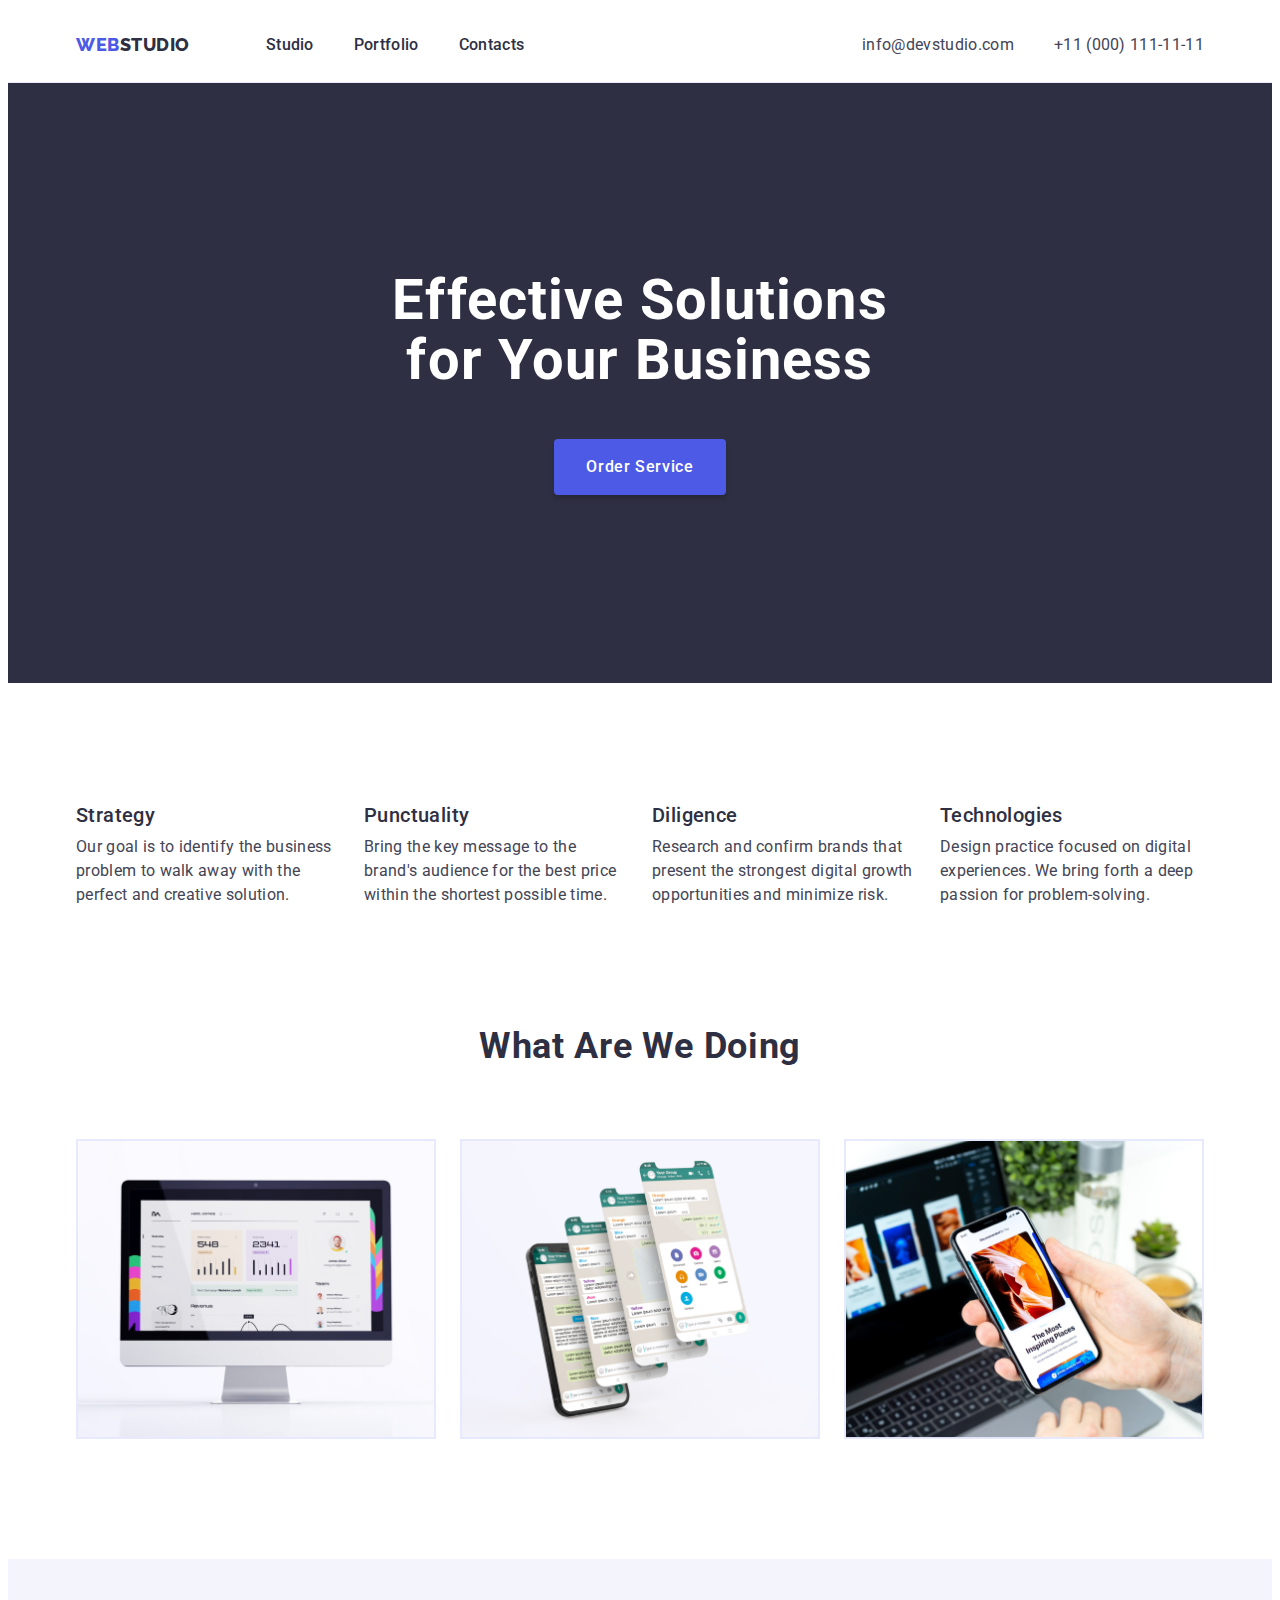
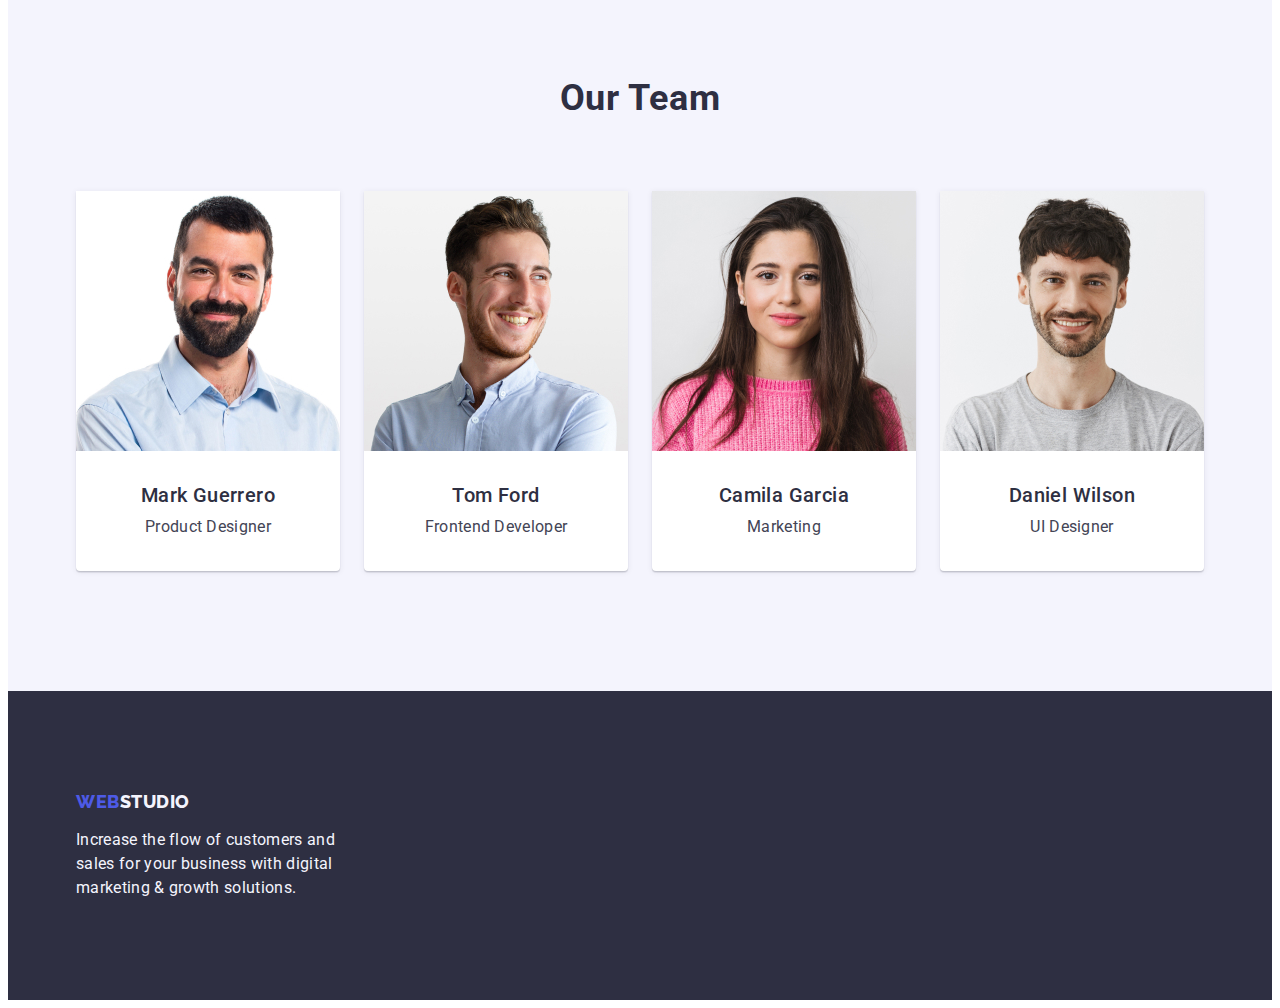
<file: index.html>
<!DOCTYPE html>
<html lang="en">
  <head>
    <meta charset="UTF-8" />
    <meta name="viewport" content="width=device-width, initial-scale=1.0" />
    <title>WebStudio</title>
    <link rel="preconnect" href="https://fonts.googleapis.com" />
    <link rel="preconnect" href="https://fonts.gstatic.com" crossorigin />
    <link
      href="https://fonts.googleapis.com/css2?family=Raleway:wght@800&family=Roboto:wght@400;500;700&display=swap"
      rel="stylesheet"
    />
    <link
      rel="stylesheet"
      href="https://cdnjs.cloudflare.com/ajax/libs/modern-normalize/2.0.0/modern-normalize.min.css"
      integrity="sha512-4xo8blKMVCiXpTaLzQSLSw3KFOVPWhm/TRtuPVc4WG6kUgjH6J03IBuG7JZPkcWMxJ5huwaBpOpnwYElP/m6wg=="
      crossorigin="anonymous"
      referrerpolicy="no-referrer"
    />
    <link rel="stylesheet" href="./css/styles.css" />
  </head>
  <body>
    <!-- Header -->
    <header class="top-line">
      <div class="header-container container">
        <nav class="navigation">
          <a class="logo link" href="./index.html"
            >Web<span class="logo-dark">Studio</span></a
          >
          <ul class="nav-list list">
            <li>
              <a class="nav-list-item link" href="./index.html">Studio</a>
            </li>
            <li>
              <a class="nav-list-item link" href="./portfolio.html"
                >Portfolio</a
              >
            </li>
            <li>
              <a class="nav-list-item link" href="">Contacts</a>
            </li>
          </ul>
        </nav>
        <address class="address">
          <ul class="address-list list">
            <li>
              <a class="list link" href="mailto:info@devstudio.com"
                >info@devstudio.com</a
              >
            </li>
            <li>
              <a class="list link" href="tel:+110001111111"
                >+11 (000) 111-11-11</a
              >
            </li>
          </ul>
        </address>
      </div>
    </header>
    <!-- Main -->
    <main>
      <!-- Hero image -->
      <section class="hero">
        <div class="container">
          <h1 class="hero-title">Effective Solutions for Your Business</h1>
          <button class="hero-button" type="button">Order Service</button>
        </div>
      </section>
      <!-- Qualities section -->
      <section class="qualities-section">
        <div class="container">
          <h2 class="visually-hidden">Our advantages</h2>
          <ul class="qualities-list list">
            <li class="qualities-list-item">
              <h3 class="feature-title">Strategy</h3>
              <p class="feature-text">
                Our goal is to identify the business problem to walk away with
                the perfect and creative solution.
              </p>
            </li>
            <li class="qualities-list-item">
              <h3 class="feature-title">Punctuality</h3>
              <p class="feature-text">
                Bring the key message to the brand's audience for the best price
                within the shortest possible time.
              </p>
            </li>
            <li class="qualities-list-item">
              <h3 class="feature-title">Diligence</h3>
              <p class="feature-text">
                Research and confirm brands that present the strongest digital
                growth opportunities and minimize risk.
              </p>
            </li>
            <li class="qualities-list-item">
              <h3 class="feature-title">Technologies</h3>
              <p class="feature-text">
                Design practice focused on digital experiences. We bring forth a
                deep passion for problem-solving.
              </p>
            </li>
          </ul>
        </div>
      </section>
      <!-- Products section -->
      <section class="products-section">
        <div class="container">
          <h2 class="section-title products-title">What are we doing</h2>
          <ul class="products-list list">
            <li class="products-list-item">
              <img
                class="products-img"
                src="./images/section-2/rectangle-71-2.jpg"
                alt="example of a site on a desktop"
                width="360"
                height="300"
              />
            </li>
            <li class="products-list-item">
              <img
                class="products-img"
                src="./images/section-2/rectangle-71-1.jpg"
                alt="example of a site on a smartphone"
                width="360"
                height="300"
              />
            </li>
            <li class="products-list-item">
              <img
                class="products-img"
                src="./images/section-2/rectangle-71.jpg"
                alt="example of site synchronization on different devices"
                width="360"
                height="300"
              />
            </li>
          </ul>
        </div>
      </section>
      <!-- Team section -->
      <section class="team-section">
        <div class="container">
          <h2 class="section-title team-title">Our Team</h2>
          <ul class="team-list list">
            <li class="team-list-item">
              <img
                src="./images/section-3/img-3.jpg"
                alt="Mark Guerrero"
                width="264"
                height="260"
              />
              <div class="team-container">
                <h3 class="team-member">Mark Guerrero</h3>
                <p class="team-position">Product Designer</p>
              </div>
            </li>
            <li class="team-list-item">
              <img
                src="./images/section-3/img-2.jpg"
                alt="Tom Ford"
                width="264"
                height="260"
              />
              <div class="team-container">
                <h3 class="team-member">Tom Ford</h3>
                <p class="team-position">Frontend Developer</p>
              </div>
            </li>
            <li class="team-list-item">
              <img
                src="./images/section-3/img-1.jpg"
                alt="Camila Garcia"
                width="264"
                height="260"
              />
              <div class="team-container">
                <h3 class="team-member">Camila Garcia</h3>
                <p class="team-position">Marketing</p>
              </div>
            </li>
            <li class="team-list-item">
              <img
                src="./images/section-3/img.jpg"
                alt="Daniel Wilson"
                width="264"
                height="260"
              />
              <div class="team-container">
                <h3 class="team-member">Daniel Wilson</h3>
                <p class="team-position">UI Designer</p>
              </div>
            </li>
          </ul>
        </div>
      </section>
    </main>
    <!-- Footer -->
    <footer class="footer">
      <div class="container">
        <a class="logo-footer logo link" href="./index.html"
          >Web<span class="logo-footer logo-white">Studio</span></a
        >
        <p class="footer-text">
          Increase the flow of customers and sales for your business with
          digital marketing & growth solutions.
        </p>
      </div>
    </footer>
  </body>
</html>
</file>
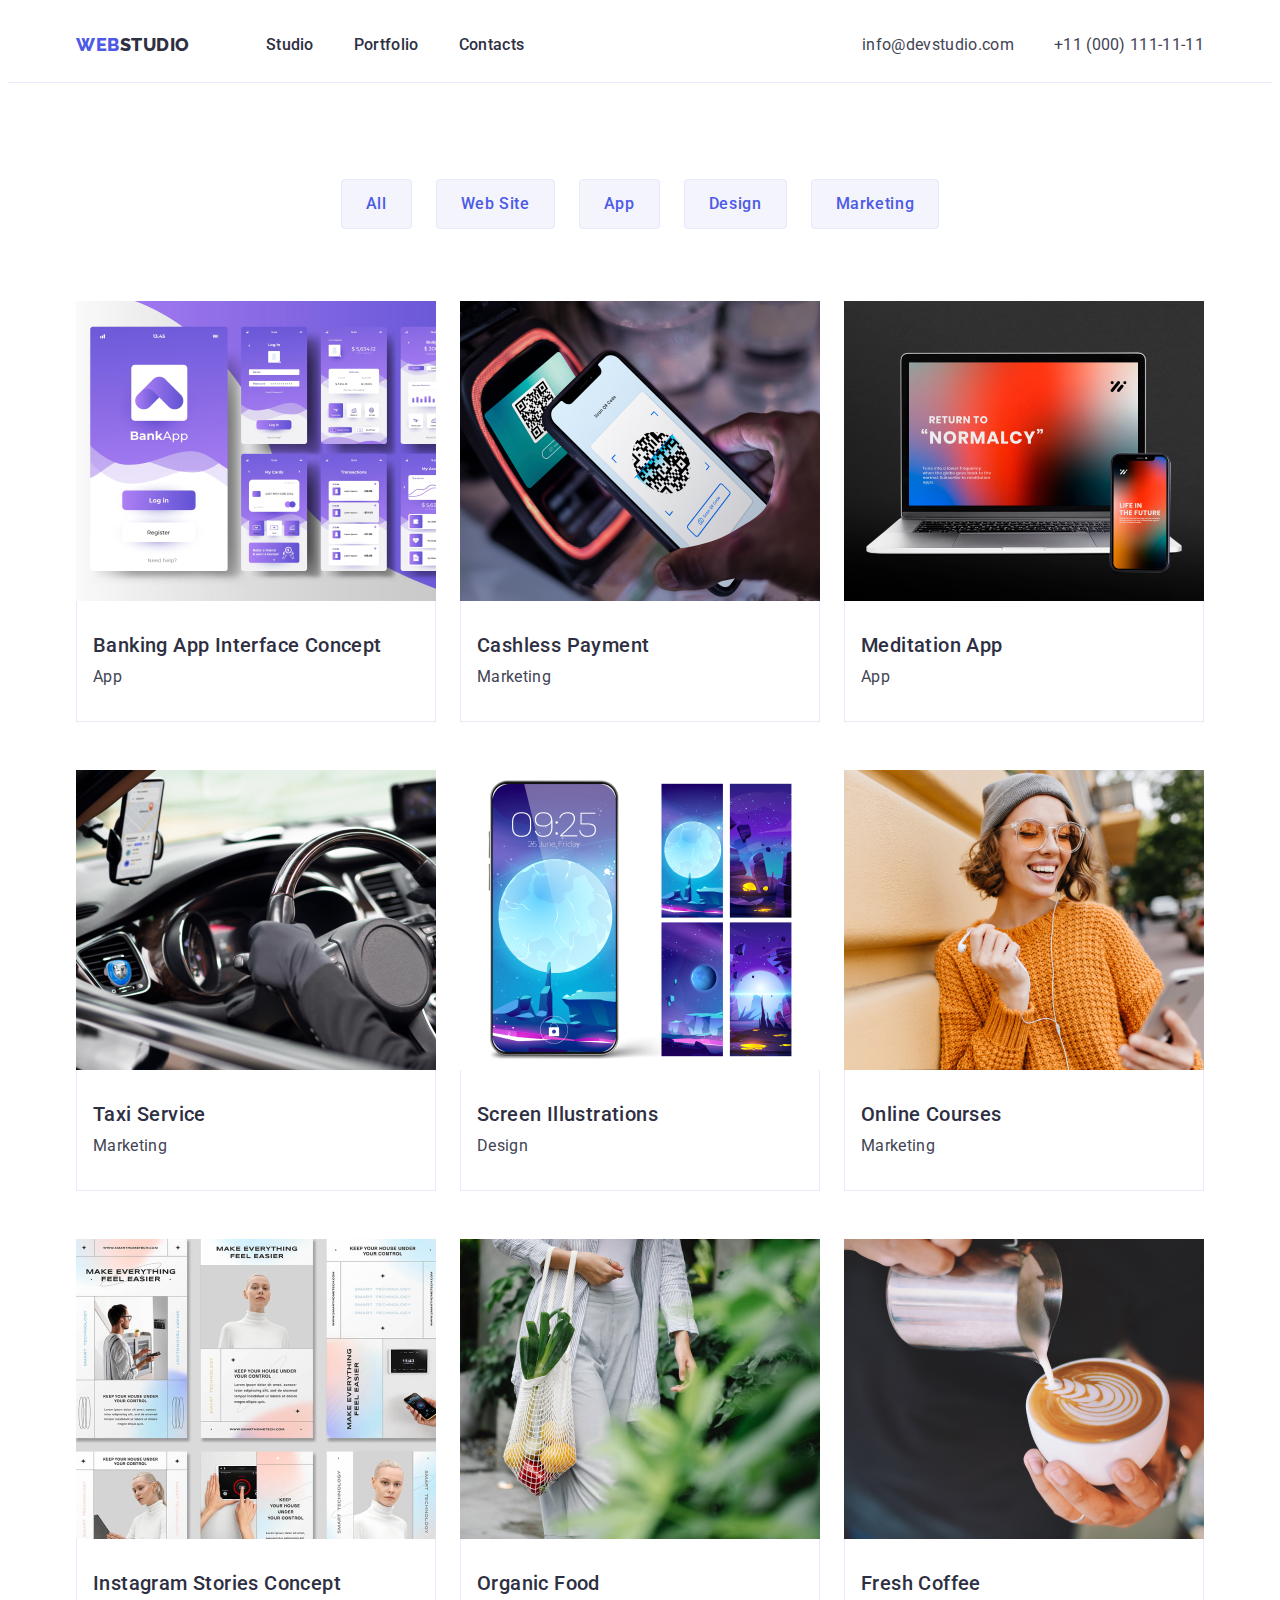
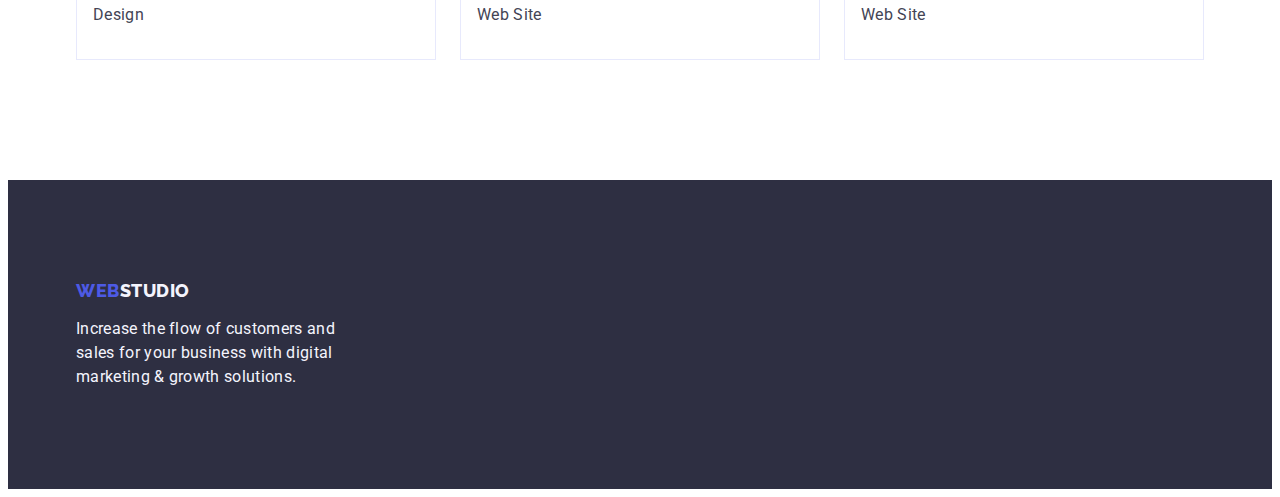
<file: portfolio.html>
<!DOCTYPE html>
<html lang="en">
  <head>
    <meta charset="UTF-8" />
    <meta name="viewport" content="width=device-width, initial-scale=1.0" />
    <title>WebStudio</title>
    <link rel="preconnect" href="https://fonts.googleapis.com" />
    <link rel="preconnect" href="https://fonts.gstatic.com" crossorigin />
    <link
      href="https://fonts.googleapis.com/css2?family=Raleway:wght@800&family=Roboto:wght@400;500;700&display=swap"
      rel="stylesheet"
    />
    <link
      rel="stylesheet"
      href="https://cdnjs.cloudflare.com/ajax/libs/modern-normalize/2.0.0/modern-normalize.min.css"
      integrity="sha512-4xo8blKMVCiXpTaLzQSLSw3KFOVPWhm/TRtuPVc4WG6kUgjH6J03IBuG7JZPkcWMxJ5huwaBpOpnwYElP/m6wg=="
      crossorigin="anonymous"
      referrerpolicy="no-referrer"
    />
    <link rel="stylesheet" href="./css/styles.css" />
  </head>
  <body>
    <header class="top-line">
      <div class="header-container container">
        <nav class="navigation">
          <a class="logo link" href="./index.html"
            >Web<span class="logo-dark">Studio</span></a
          >
          <ul class="nav-list list">
            <li>
              <a class="nav-list-item link" href="./index.html">Studio</a>
            </li>
            <li>
              <a class="nav-list-item link" href="./portfolio.html"
                >Portfolio</a
              >
            </li>
            <li>
              <a class="nav-list-item link" href="">Contacts</a>
            </li>
          </ul>
        </nav>
        <address class="address">
          <ul class="address-list list">
            <li>
              <a class="list link" href="mailto:info@devstudio.com"
                >info@devstudio.com</a
              >
            </li>
            <li>
              <a class="list link" href="tel:+110001111111"
                >+11 (000) 111-11-11</a
              >
            </li>
          </ul>
        </address>
      </div>
    </header>
    <main>
      <section class="portfolio-section">
        <div class="container">
          <h1 class="visually-hidden">Our portfolios</h1>
          <ul class="filter-list list">
            <li><button class="filter-btn" type="button">All</button></li>
            <li><button class="filter-btn" type="button">Web Site</button></li>
            <li><button class="filter-btn" type="button">App</button></li>
            <li><button class="filter-btn" type="button">Design</button></li>
            <li><button class="filter-btn" type="button">Marketing</button></li>
          </ul>
          <ul class="card-set list">
            <li class="card-set-item">
              <a class="link" href="./portfolio.html">
                <img
                  src="./images/section-4/img-1.jpg"
                  alt="Banking App Interface Concept"
                  width="360"
                  height="300"
                />
                <div class="portfolio-container">
                  <h2 class="app-title">Banking App Interface Concept</h2>
                  <p class="app-descr">App</p>
                </div>
              </a>
            </li>
            <li class="card-set-item">
              <a class="link" href="./portfolio.html">
                <img
                  src="./images/section-4/img-2.jpg"
                  alt="Cashless Payment"
                  width="360"
                  height="300"
                />
                <div class="portfolio-container">
                  <h2 class="app-title">Cashless Payment</h2>
                  <p class="app-descr">Marketing</p>
                </div>
              </a>
            </li>
            <li class="card-set-item">
              <a class="link" href="./portfolio.html">
                <img
                  src="./images/section-4/img-3.jpg"
                  alt="Meditation App"
                  width="360"
                  height="300"
                />
                <div class="portfolio-container">
                  <h2 class="app-title">Meditation App</h2>
                  <p class="app-descr">App</p>
                </div>
              </a>
            </li>
            <li class="card-set-item">
              <a class="link" href="./portfolio.html">
                <img
                  src="./images/section-4/img-4.jpg"
                  alt="Taxi Service"
                  width="360"
                  height="300"
                />
                <div class="portfolio-container">
                  <h2 class="app-title">Taxi Service</h2>
                  <p class="app-descr">Marketing</p>
                </div>
              </a>
            </li>
            <li class="card-set-item">
              <a class="link" href="./portfolio.html">
                <img
                  src="./images/section-4/img-5.jpg"
                  alt="Screen Illustrations"
                  width="360"
                  height="300"
                />
                <div class="portfolio-container">
                  <h2 class="app-title">Screen Illustrations</h2>
                  <p class="app-descr">Design</p>
                </div>
              </a>
            </li>
            <li class="card-set-item">
              <a class="link" href="./portfolio.html">
                <img
                  src="./images/section-4/img-6.jpg"
                  alt="Online Courses"
                  width="360"
                  height="300"
                />
                <div class="portfolio-container">
                  <h2 class="app-title">Online Courses</h2>
                  <p class="app-descr">Marketing</p>
                </div>
              </a>
            </li>
            <li class="card-set-item">
              <a class="link" href="./portfolio.html">
                <img
                  src="./images/section-4/img-7.jpg"
                  alt="Instagram Stories Concept"
                  width="360"
                  height="300"
                />
                <div class="portfolio-container">
                  <h2 class="app-title">Instagram Stories Concept</h2>
                  <p class="app-descr">Design</p>
                </div>
              </a>
            </li>
            <li class="card-set-item">
              <a class="link" href="./portfolio.html">
                <img
                  src="./images/section-4/img-8.jpg"
                  alt="Organic Food"
                  width="360"
                  height="300"
                />
                <div class="portfolio-container">
                  <h2 class="app-title">Organic Food</h2>
                  <p class="app-descr">Web Site</p>
                </div>
              </a>
            </li>
            <li class="card-set-item">
              <a class="link" href="./portfolio.html">
                <img
                  src="./images/section-4/img-9.jpg"
                  alt="Fresh Coffee"
                  width="360"
                  height="300"
                />
                <div class="portfolio-container">
                  <h2 class="app-title">Fresh Coffee</h2>
                  <p class="app-descr">Web Site</p>
                </div>
              </a>
            </li>
          </ul>
        </div>
      </section>
    </main>
    <footer class="footer">
      <div class="container">
        <a class="logo-footer logo link" href="./index.html"
          >Web<span class="logo-footer logo-white">Studio</span></a
        >
        <p class="footer-text">
          Increase the flow of customers and sales for your business with
          digital marketing & growth solutions.
        </p>
      </div>
    </footer>
  </body>
</html>
</file>
<file: css/styles.css>
:root {
  --primary-brand: #4d5ae5;
  --pressed-state: #404bbf;
  --dark: #2e2f42;
  --text: #434455;
  --cornflower: #e7e9fc;
  --items: 3;
  --indent: 24px;
}

*,
*::before,
*::after {
  box-sizing: border-box;
}

body {
  font-family: "Roboto", sans-serif;
  background-color: #ffffff;
  color: var(--text);
}

h1,
h2,
h3,
h4,
h5,
h6 {
  margin: 0;
}

p {
  margin: 0;
}

img {
  display: block;
}

.card-set {
  display: flex;
  flex-wrap: wrap;
  row-gap: 48px;
  column-gap: var(--indent);
}

.card-set-item {
  flex-basis: calc((100% - var(--indent) * (var(--items) - 1)) / var(--items));
}

.link {
  text-decoration: none;
  color: inherit;
}

.list {
  margin: 0;
  padding: 0;
  list-style: none;
}

.container {
  max-width: 1158px;
  padding: 0 15px;
  margin: 0 auto;
}

.visually-hidden {
  position: absolute;
  width: 1px;
  height: 1px;
  margin: -1px;
  border: 0;
  padding: 0;
  white-space: nowrap;
  clip-path: inset(100%);
  clip: rect(0 0 0 0);
  overflow: hidden;
}

/* Header */

.header-container {
  display: flex;
  justify-content: space-between;
}

.navigation {
  display: flex;
  align-items: center;
}

.top-line {
  background: #fff;
  border-bottom: 1px solid var(--cornflower);
}

.logo {
  color: var(--primary-brand);
  font-family: "Raleway", sans-serif;
  font-size: 18px;
  font-style: normal;
  font-weight: 800;
  line-height: 1.17;
  letter-spacing: 0.54px;
  text-transform: uppercase;
  margin-right: 76px;
}

.logo-dark {
  color: var(--dark);
}

.nav-list {
  display: flex;
  gap: 40px;
  color: var(--dark);
  font-size: 16px;
  font-style: normal;
  font-weight: 500;
  line-height: 24px;
  letter-spacing: 0.32px;
}

.nav-list-item {
  padding: 24px 0;
}

.link:hover,
.link:focus {
  color: var(--pressed-state);
}

.address {
  font-style: normal;
  padding: 25px 0;
}

.address-list {
  display: flex;
  gap: 40px;
  font-size: 16px;
  font-style: normal;
  font-weight: 400;
  line-height: 24px;
  letter-spacing: 0.32px;
}

/* Main Page */

.hero {
  padding: 188px 0;
  background-color: var(--dark);
}

.hero-title {
  max-width: 496px;
  margin: 0 auto;
  margin-bottom: 48px;
  color: #fff;
  text-align: center;
  font-size: 56px;
  font-style: normal;
  font-weight: 700;
  line-height: 1.07;
  letter-spacing: 1.12px;
}

.hero-button {
  /* box */
  display: block;
  min-width: 169px;
  margin: 0 auto;
  padding: 16px 32px;
  border-radius: 4px;
  box-shadow: 0px 4px 4px 0px rgba(0, 0, 0, 0.15);
  border: none;
  background: var(--primary-brand);
  cursor: pointer;

  /* text */
  color: #fff;
  font-family: "Roboto", sans-serif;
  font-size: 16px;
  font-style: normal;
  font-weight: 500;
  line-height: 24px;
  letter-spacing: 0.64px;
}

.hero-button:hover,
.hero-button:focus {
  background: var(--pressed-state);
}

.qualities-section {
  padding: 120px 0;
}

.qualities-list {
  display: flex;
  gap: 24px;
}

.qualities-list-item {
  flex-basis: calc((100% - 24px * 3) / 4);
}

.feature-title {
  margin-bottom: 8px;
  color: var(--dark);
  font-size: 20px;
  font-style: normal;
  font-weight: 500;
  line-height: 24px;
  letter-spacing: 0.4px;
}

.feature-text {
  line-height: 1.5;
  letter-spacing: 0.02em;
}

.section-title {
  color: var(--dark);
  text-align: center;
  font-size: 36px;
  font-style: normal;
  font-weight: 700;
  line-height: 1.11;
  letter-spacing: 0.02em;
  text-transform: capitalize;
}

.products-section {
  padding-bottom: 120px;
}

.products-title {
  margin-bottom: 72px;
}

.products-list {
  display: flex;
  gap: 24px;
}

.products-img {
  border: 1px solid var(--cornflower);
}

.team-section {
  padding: 120px 0;
  background-color: #f4f4fd;
}

.team-title {
  margin-bottom: 72px;
}

.team-list {
  display: flex;
  gap: 24px;
}

.team-list-item {
  background-color: #ffffff;
  border-radius: 0px 0px 4px 4px;
  box-shadow: 0px 2px 1px 0px rgba(46, 47, 66, 0.08),
    0px 1px 1px 0px rgba(46, 47, 66, 0.16),
    0px 1px 6px 0px rgba(46, 47, 66, 0.08);
}

.team-container {
  padding: 32px 0;
}

.team-member {
  margin-bottom: 8px;
  color: var(--dark);
  text-align: center;
  font-size: 20px;
  font-style: normal;
  font-weight: 500;
  line-height: 24px;
  letter-spacing: 0.4px;
}

.team-position {
  text-align: center;
  font-size: 16px;
  font-style: normal;
  font-weight: 400;
  line-height: 24px;
  letter-spacing: 0.32px;
}

/* Portfolio */

.portfolio-section {
  padding-top: 96px;
  padding-bottom: 120px;
}

.filter-list {
  display: flex;
  gap: 24px;
  justify-content: center;
  margin-bottom: 72px;
}

.filter-btn {
  /* box */
  padding: 12px 24px;
  border-radius: 4px;
  border: 1px solid var(--cornflower);
  background: #f4f4fd;
  cursor: pointer;
  /* text */
  color: var(--primary-brand);
  font-family: "Roboto", sans-serif;
  text-align: center;
  font-size: 16px;
  font-style: normal;
  font-weight: 500;
  line-height: 1.5;
  letter-spacing: 0.04em;
}

.filter-btn:hover,
.filter-btn:focus {
  background: var(--pressed-state);
  color: #ffffff;
  border: 1px solid transparent;
}

.portfolio-container {
  padding: 32px 16px;
  border: 1px solid var(--cornflower);
  border-top: none;
}

.app-title {
  margin-bottom: 8px;
  color: var(--dark);
  font-size: 20px;
  font-style: normal;
  font-weight: 500;
  line-height: 24px;
  letter-spacing: 0.4px;
}

.app-descr {
  font-size: 16px;
  font-style: normal;
  font-weight: 400;
  line-height: 24px;
  letter-spacing: 0.32px;
}

/* Footer */

.footer {
  padding: 100px 0;
  background-color: var(--dark);
}

.logo-footer {
  display: inline-block;
  margin-bottom: 16px;
}

.logo-white {
  margin: 0;
  color: #f4f4fd;
}

.footer-text {
  max-width: 264px;
  color: #f4f4fd;
  font-size: 16px;
  font-style: normal;
  font-weight: 400;
  line-height: 24px;
  letter-spacing: 0.32px;
}
</file>
